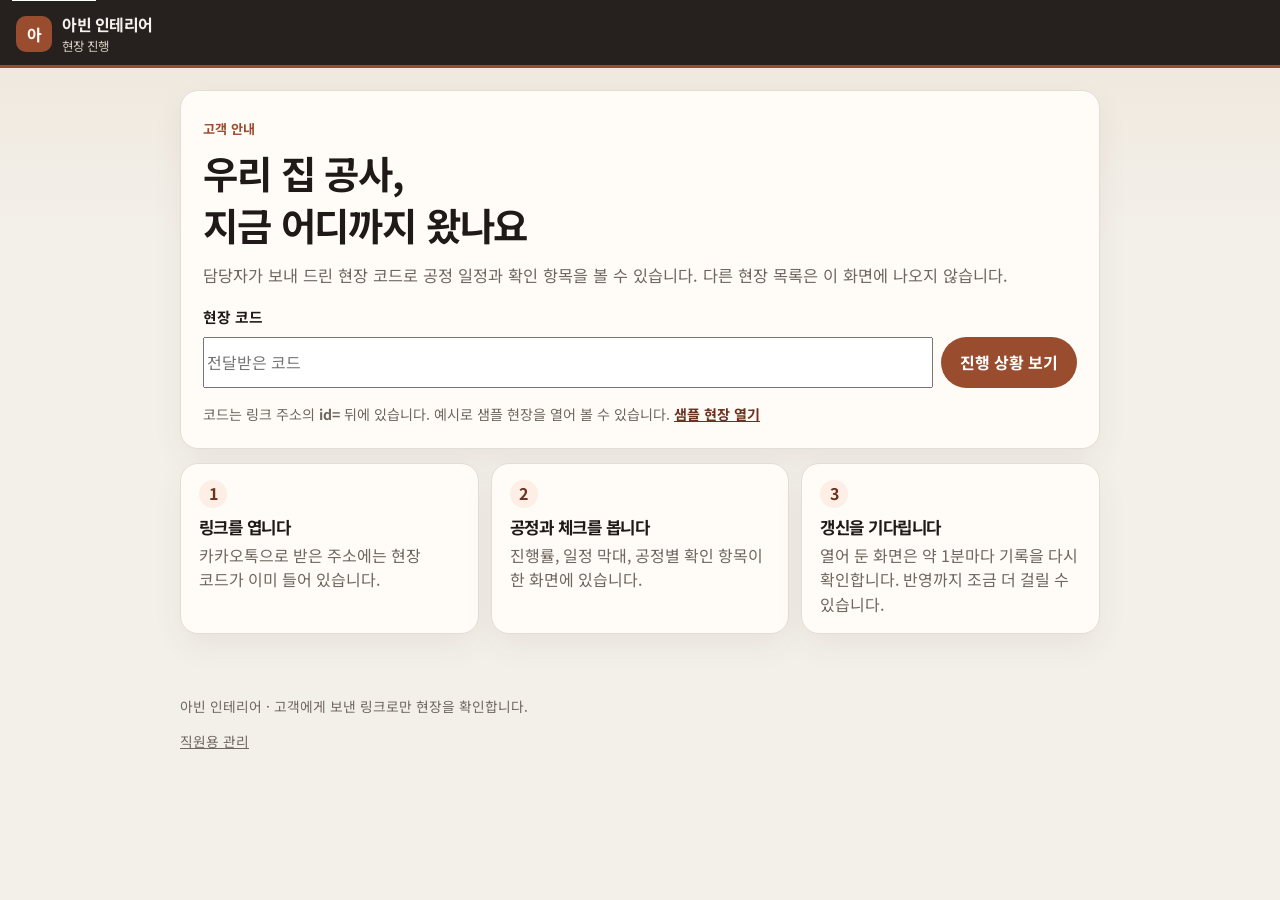
<file: index.html>
<!DOCTYPE html>
<html lang="ko">
<head>
  <meta charset="utf-8">
  <meta name="viewport" content="width=device-width, initial-scale=1, viewport-fit=cover">
  <meta name="theme-color" content="#1f1a17">
  <meta name="description" content="아빈 인테리어 현장 진행 상황. 담당자가 보내 드린 현장 코드로 공정과 체크리스트를 확인합니다.">
  <meta property="og:title" content="아빈 인테리어 현장 진행">
  <meta property="og:description" content="전달받은 현장 코드로 공사 진행 상황과 공정 체크리스트를 확인하세요.">
  <meta property="og:type" content="website">
  <title>아빈 인테리어 — 현장 진행</title>
  <link rel="icon" href="favicon.svg" type="image/svg+xml">
  <link rel="preconnect" href="https://fonts.googleapis.com">
  <link rel="preconnect" href="https://fonts.gstatic.com" crossorigin>
  <link href="https://fonts.googleapis.com/css2?family=Noto+Sans+KR:wght@400;500;700&display=swap" rel="stylesheet">
  <link rel="stylesheet" href="css/styles.css">
</head>
<body>
  <a class="skip" href="#main">본문으로</a>
  <header class="topbar">
    <a class="brand" href="index.html">
      <span class="brand-mark" aria-hidden="true">아</span>
      <span>
        <span class="brand-name">아빈 인테리어</span>
        <span class="brand-sub">현장 진행</span>
      </span>
    </a>
  </header>
  <main id="main" class="wrap">
    <section class="hero card">
      <p class="eyebrow">고객 안내</p>
      <h1>우리 집 공사,<br>지금 어디까지 왔나요</h1>
      <p class="lede">담당자가 보내 드린 현장 코드로 공정 일정과 확인 항목을 볼 수 있습니다. 다른 현장 목록은 이 화면에 나오지 않습니다.</p>
      <form class="lookup" action="site.html" method="get">
        <label for="site-id">현장 코드</label>
        <div class="lookup-row">
          <input id="site-id" name="id" required autocapitalize="none" autocorrect="off" spellcheck="false" autocomplete="off" pattern="[A-Za-z0-9][A-Za-z0-9-]{4,40}" placeholder="전달받은 코드">
          <button class="button" type="submit">진행 상황 보기</button>
        </div>
        <p class="hint">코드는 링크 주소의 <strong>id=</strong> 뒤에 있습니다. 예시로 샘플 현장을 열어 볼 수 있습니다. <a class="sample-link" href="site.html?id=k7m2q9xp4nwb">샘플 현장 열기</a></p>
      </form>
    </section>
    <section class="steps" aria-label="이용 방법">
      <article class="step card">
        <span>1</span>
        <h2>링크를 엽니다</h2>
        <p>카카오톡으로 받은 주소에는 현장 코드가 이미 들어 있습니다.</p>
      </article>
      <article class="step card">
        <span>2</span>
        <h2>공정과 체크를 봅니다</h2>
        <p>진행률, 일정 막대, 공정별 확인 항목이 한 화면에 있습니다.</p>
      </article>
      <article class="step card">
        <span>3</span>
        <h2>갱신을 기다립니다</h2>
        <p>열어 둔 화면은 약 1분마다 기록을 다시 확인합니다. 반영까지 조금 더 걸릴 수 있습니다.</p>
      </article>
    </section>
  </main>
  <footer class="footer">
    <p>아빈 인테리어 · 고객에게 보낸 링크로만 현장을 확인합니다.</p>
    <p><a href="admin.html">직원용 관리</a></p>
  </footer>
  <script>
    document.querySelector('.lookup').addEventListener('submit', function (event) {
      var input = document.getElementById('site-id');
      input.value = input.value.trim().toLowerCase();
    });
  </script>
</body>
</html>
</file>
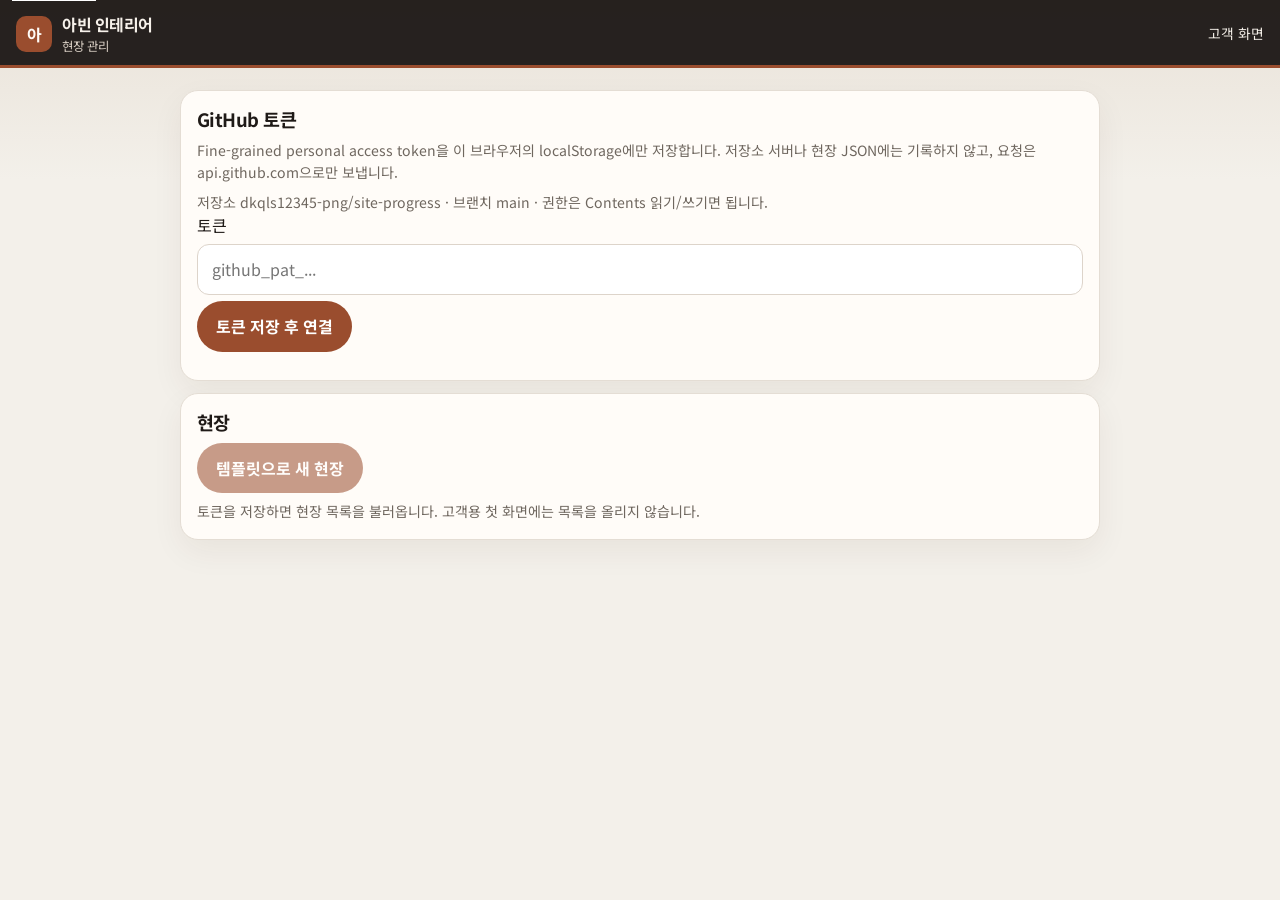
<file: admin.html>
<!DOCTYPE html>
<html lang="ko">
<head>
  <meta charset="utf-8">
  <meta name="viewport" content="width=device-width, initial-scale=1, viewport-fit=cover">
  <meta name="theme-color" content="#1f1a17">
  <meta name="robots" content="noindex, nofollow">
  <title>현장 관리 — 아빈 인테리어</title>
  <link rel="icon" href="favicon.svg" type="image/svg+xml">
  <link rel="preconnect" href="https://fonts.googleapis.com">
  <link rel="preconnect" href="https://fonts.gstatic.com" crossorigin>
  <link href="https://fonts.googleapis.com/css2?family=Noto+Sans+KR:wght@400;500;700&display=swap" rel="stylesheet">
  <link rel="stylesheet" href="css/styles.css">
</head>
<body class="admin">
  <a class="skip" href="#app">본문으로</a>
  <header class="topbar">
    <a class="brand" href="index.html">
      <span class="brand-mark" aria-hidden="true">아</span>
      <span>
        <span class="brand-name">아빈 인테리어</span>
        <span class="brand-sub">현장 관리</span>
      </span>
    </a>
    <a class="top-link" href="index.html">고객 화면</a>
  </header>
  <noscript class="noscript">관리 화면은 자바스크립트가 필요합니다.</noscript>
  <main id="app" class="wrap">
    <section id="token-slot"></section>
    <section id="panel"><p class="loading">관리 화면을 준비하는 중입니다…</p></section>
  </main>
  <dialog id="json-dialog">
    <form method="dialog">
      <button class="button secondary" value="close">닫기</button>
    </form>
    <pre class="json" id="json-view"></pre>
  </dialog>
  <script src="js/logic.js"></script>
  <script src="js/config.js"></script>
  <script src="js/admin.js"></script>
</body>
</html>
</file>
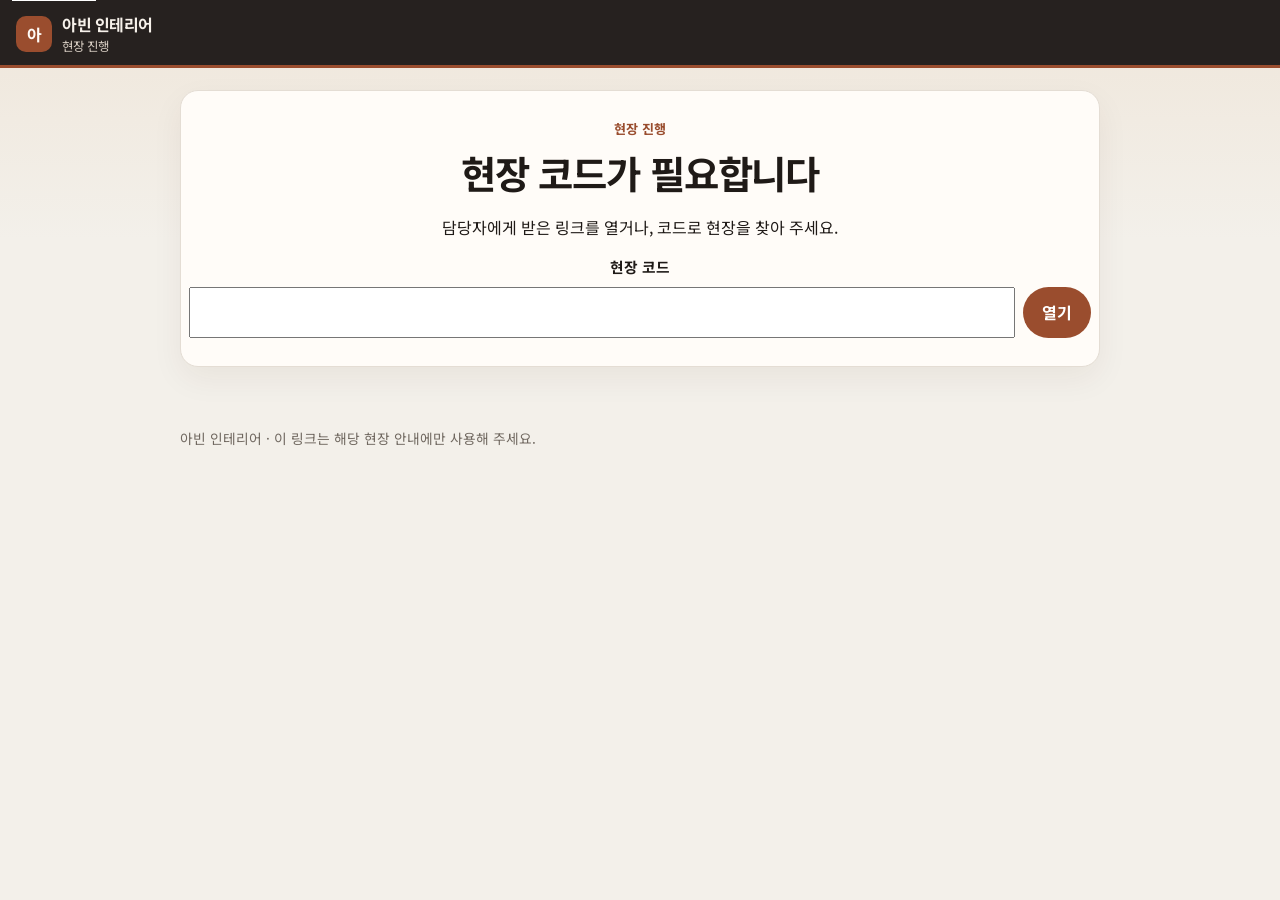
<file: site.html>
<!DOCTYPE html>
<html lang="ko">
<head>
  <meta charset="utf-8">
  <meta name="viewport" content="width=device-width, initial-scale=1, viewport-fit=cover">
  <meta name="theme-color" content="#1f1a17">
  <meta name="robots" content="noindex, nofollow">
  <meta name="description" content="아빈 인테리어 현장 진행 상황">
  <meta property="og:title" content="아빈 인테리어 현장 진행">
  <meta property="og:description" content="전달받은 링크로 공사 진행 상황과 공정 체크리스트를 확인하세요.">
  <meta property="og:type" content="website">
  <title>현장 진행 — 아빈 인테리어</title>
  <link rel="icon" href="favicon.svg" type="image/svg+xml">
  <link rel="preconnect" href="https://fonts.googleapis.com">
  <link rel="preconnect" href="https://fonts.gstatic.com" crossorigin>
  <link href="https://fonts.googleapis.com/css2?family=Noto+Sans+KR:wght@400;500;700&display=swap" rel="stylesheet">
  <link rel="stylesheet" href="css/styles.css">
</head>
<body>
  <a class="skip" href="#app">본문으로</a>
  <header class="topbar">
    <a class="brand" href="index.html">
      <span class="brand-mark" aria-hidden="true">아</span>
      <span>
        <span class="brand-name">아빈 인테리어</span>
        <span class="brand-sub">현장 진행</span>
      </span>
    </a>
  </header>
  <noscript class="noscript">이 화면은 자바스크립트가 필요합니다. 브라우저에서 스크립트를 허용해 주세요.</noscript>
  <main id="app" class="wrap">
    <p class="loading">현장을 불러오는 중입니다…</p>
  </main>
  <footer class="footer">
    <p>아빈 인테리어 · 이 링크는 해당 현장 안내에만 사용해 주세요.</p>
  </footer>
  <dialog id="lightbox">
    <form method="dialog">
      <button class="button secondary" value="close">닫기</button>
    </form>
    <img alt="">
  </dialog>
  <script src="js/logic.js"></script>
  <script src="js/config.js"></script>
  <script src="js/site.js"></script>
</body>
</html>
</file>
<file: css/styles.css>
:root {
  --bg: #f3f0ea;
  --bg-deep: #e7e0d6;
  --paper: #fffcf8;
  --ink: #1f1a17;
  --muted: #6f675f;
  --line: #e4ddd4;
  --accent: #9a4d2e;
  --accent-deep: #6e3320;
  --ok: #1d7a46;
  --ok-soft: #e7f5ec;
  --run-soft: #fdeee6;
  --wait: #8a8178;
  --wait-soft: #f3eee8;
  --warn: #8a5a12;
  --warn-soft: #f8efd8;
  --shadow: 0 12px 32px rgba(60, 40, 20, 0.06);
  --radius: 18px;
  --font: "Noto Sans KR", "Noto Sans CJK KR", "WenQuanYi Micro Hei", "Apple SD Gothic Neo", "Malgun Gothic", sans-serif;
  color-scheme: light;
}

* { box-sizing: border-box; }

html { scroll-behavior: smooth; }

body {
  margin: 0;
  min-height: 100vh;
  color: var(--ink);
  font-family: var(--font);
  font-size: 16px;
  line-height: 1.55;
  word-break: keep-all;
  background:
    linear-gradient(180deg, #efe6da 0%, var(--bg) 240px);
}

body.admin {
  background:
    linear-gradient(180deg, #e9e2d8 0%, var(--bg) 180px);
}

img { max-width: 100%; display: block; }

button, input, textarea, select { font: inherit; color: inherit; }

button { cursor: pointer; }

a { color: var(--accent-deep); }

:focus-visible {
  outline: 2px solid var(--accent);
  outline-offset: 2px;
}

::selection { background: #f0d2c4; }

.skip {
  position: absolute;
  left: 12px;
  top: -40px;
  background: white;
  padding: 8px 12px;
  z-index: 50;
}

.skip:focus { top: 12px; }

.topbar {
  position: sticky;
  top: 0;
  z-index: 20;
  display: flex;
  align-items: center;
  justify-content: space-between;
  gap: 12px;
  padding: calc(12px + env(safe-area-inset-top)) 16px 12px;
  background: rgba(31, 26, 23, 0.96);
  color: #f6f1ea;
  box-shadow: inset 0 -3px 0 var(--accent);
}

.brand {
  display: flex;
  align-items: center;
  gap: 10px;
  color: inherit;
  text-decoration: none;
}

.brand-mark {
  width: 36px;
  height: 36px;
  display: grid;
  place-items: center;
  border-radius: 10px;
  background: var(--accent);
  color: #fffaf6;
  font-weight: 700;
}

.brand-name, .brand-sub { display: block; }

.brand-name { font-weight: 700; letter-spacing: -0.03em; }

.brand-sub {
  color: #d9cfc4;
  font-size: 0.78rem;
}

.top-link {
  color: #f6f1ea;
  font-size: 0.86rem;
  text-decoration: none;
  border-bottom: 1px solid transparent;
}

.top-link:hover { border-bottom-color: #f6f1ea; }

.wrap {
  width: min(920px, calc(100% - 28px));
  margin: 0 auto;
  padding: 22px 0 48px;
}

.card {
  background: var(--paper);
  border: 1px solid var(--line);
  border-radius: var(--radius);
  box-shadow: var(--shadow);
}

.hero { padding: 28px 22px 22px; }

.eyebrow {
  margin: 0 0 8px;
  color: var(--accent);
  font-size: 0.82rem;
  font-weight: 700;
}

h1, h2, h3 { letter-spacing: -0.03em; line-height: 1.35; }

h1 { margin: 0 0 12px; font-size: clamp(1.7rem, 5vw, 2.4rem); }

.lede { margin: 0 0 18px; color: var(--muted); font-size: 1.02rem; }

.lookup { display: grid; gap: 8px; }

.lookup label { font-weight: 700; font-size: 0.92rem; }

.lookup-row, .inline-form { display: flex; gap: 8px; flex-wrap: wrap; }

input[type="text"], input[type="password"], input[type="date"], input[type="url"], textarea {
  width: 100%;
  border: 1px solid #ddd4ca;
  background: #fff;
  border-radius: 12px;
  padding: 12px 14px;
  font-size: 16px;
}

textarea { min-height: 88px; resize: vertical; }

.lookup input { flex: 1 1 220px; }

.button, button.button {
  appearance: none;
  border: 1px solid transparent;
  background: var(--accent);
  color: white;
  border-radius: 999px;
  padding: 12px 18px;
  font-weight: 700;
  text-decoration: none;
  display: inline-flex;
  align-items: center;
  justify-content: center;
  gap: 6px;
  min-height: 44px;
}

.button:hover { background: var(--accent-deep); }

.button.secondary {
  background: transparent;
  color: var(--ink);
  border-color: #d9d0c6;
}

.button.secondary:hover { background: #f7f2ec; }

.button.danger { background: #8d2f2f; }

.button.danger:hover { background: #6f2424; }

.button:disabled { opacity: 0.55; cursor: not-allowed; }

.hint { margin: 8px 0 0; color: var(--muted); font-size: 0.88rem; }

.sample-link { font-weight: 700; }

.steps {
  display: grid;
  gap: 12px;
  margin-top: 14px;
}

.step {
  padding: 16px 16px 16px 18px;
}

.step span {
  display: inline-grid;
  place-items: center;
  width: 28px;
  height: 28px;
  border-radius: 50%;
  background: var(--run-soft);
  color: var(--accent-deep);
  font-weight: 700;
  margin-bottom: 8px;
}

.step h2 { margin: 0 0 4px; font-size: 1.05rem; }

.step p { margin: 0; color: var(--muted); }

.footer {
  width: min(920px, calc(100% - 28px));
  margin: 0 auto 28px;
  color: var(--muted);
  font-size: 0.86rem;
}

.footer a { color: var(--muted); }

.banner {
  margin: 0 0 12px;
  padding: 12px 14px;
  border-radius: 12px;
  background: var(--warn-soft);
  color: var(--warn);
  border: 1px solid #ead7a4;
}

.summary {
  display: grid;
  gap: 8px;
  justify-items: center;
  text-align: center;
  padding: 22px 18px;
}

.site-title { margin: 0; font-size: clamp(1.45rem, 4vw, 2rem); }

.chips { display: flex; flex-wrap: wrap; gap: 6px; justify-content: center; margin-top: 10px; }

.chip, .pill {
  display: inline-flex;
  align-items: center;
  border-radius: 999px;
  padding: 4px 10px;
  font-size: 0.82rem;
  font-weight: 700;
  background: var(--wait-soft);
  color: var(--ink);
}

.pill.wait { background: var(--wait-soft); color: var(--wait); }
.pill.run { background: var(--run-soft); color: var(--accent-deep); }
.pill.done { background: var(--ok-soft); color: var(--ok); }

.ring-wrap {
  position: relative;
  width: 132px;
  height: 132px;
  margin: 8px 0;
}

.ring { width: 132px; height: 132px; }

.ring-track, .ring-value { fill: none; stroke-width: 8; }

.ring-track { stroke: #efe6dc; }

.ring-value {
  stroke: var(--accent);
  stroke-linecap: round;
  transform-origin: 60px 60px;
  transform: rotate(-90deg);
}

.ring-label {
  position: absolute;
  inset: 0;
  display: grid;
  place-items: center;
  align-content: center;
}

.ring-label strong {
  font-size: 1.7rem;
  letter-spacing: -0.04em;
  line-height: 1;
}

.ring-label span { color: var(--muted); font-size: 0.78rem; }

.counts { margin: 4px 0; color: var(--muted); }

.now { margin-top: 12px; padding: 16px 18px; }

.now h2 { margin: 0 0 4px; font-size: 1.2rem; }

.now p { margin: 0; color: var(--muted); }

.meta-grid {
  display: grid;
  grid-template-columns: 1fr 1fr;
  gap: 10px;
  margin-top: 12px;
}

.meta-grid div {
  padding: 12px;
  border-radius: 14px;
  background: #faf7f3;
  border: 1px solid var(--line);
}

.meta-grid dt { color: var(--muted); font-size: 0.78rem; }

.meta-grid dd { margin: 2px 0 0; font-weight: 700; }

.section-head {
  display: flex;
  justify-content: space-between;
  gap: 12px;
  align-items: end;
  margin: 22px 0 10px;
}

.section-head h2 { margin: 0; font-size: 1.25rem; }

.legend { display: flex; gap: 12px; list-style: none; padding: 0; margin: 0; color: var(--muted); font-size: 0.82rem; }

.legend i {
  display: inline-block;
  width: 14px;
  height: 8px;
  border-radius: 99px;
  margin-right: 4px;
}

.swatch.planned { background: #ddcfc3; }
.swatch.actual { background: var(--accent); }
.swatch.today { background: var(--ink); width: 3px; height: 12px; vertical-align: -2px; }

.scale, .process { padding: 14px 14px 12px; }

.scale { margin-bottom: 10px; }

.scale-labels { position: relative; height: 22px; font-size: 0.78rem; color: var(--muted); }

.scale-labels span { position: absolute; transform: translateX(-10%); }

.track {
  position: relative;
  height: 16px;
  border-radius: 999px;
  background: #f1ebe4;
  overflow: hidden;
}

.bar {
  position: absolute;
  top: 0;
  bottom: 0;
  border-radius: 999px;
  min-width: 4px;
}

.bar.planned { background: #ddcfc3; }

.bar.actual { top: 3px; bottom: 3px; background: var(--accent); }

.process.is-done .bar.actual { background: var(--ok); }

.today-line {
  position: absolute;
  top: 0;
  bottom: 0;
  width: 2px;
  background: var(--ink);
}

.process { margin-bottom: 10px; border-left: 4px solid var(--wait); }

.process.is-run, .process.is-current { border-left-color: var(--accent); background: linear-gradient(180deg, #fff8f4 0%, var(--paper) 72px); }

.process.is-done { border-left-color: var(--ok); }

.process-toggle {
  width: 100%;
  display: flex;
  align-items: center;
  gap: 8px;
  padding: 0;
  border: 0;
  background: transparent;
  text-align: left;
  min-height: 44px;
}

.process-index { color: var(--muted); font-variant-numeric: tabular-nums; font-size: 0.82rem; }

.process-name { font-weight: 700; font-size: 1.05rem; flex: 1; }

.chevron {
  width: 10px;
  height: 10px;
  border-right: 2px solid var(--muted);
  border-bottom: 2px solid var(--muted);
  transform: rotate(45deg);
  margin-right: 6px;
}

.process.is-open .chevron { transform: rotate(225deg); margin-top: 6px; }

.process-meta {
  display: grid;
  gap: 2px;
  margin: 4px 0 8px;
  color: var(--muted);
  font-size: 0.9rem;
}

.process-meta p { margin: 0; }

.slip { color: var(--warn); font-weight: 700; }

.check-count { margin: 8px 0 0; font-size: 0.86rem; color: var(--muted); }

.process-body { padding-top: 8px; }

.notes {
  white-space: pre-wrap;
  overflow-wrap: anywhere;
  margin: 8px 0;
}

.checks { list-style: none; padding: 0; margin: 8px 0 0; }

.check {
  display: grid;
  grid-template-columns: 22px 1fr;
  gap: 8px;
  padding: 8px 0;
  border-top: 1px solid var(--line);
}

.box {
  width: 18px;
  height: 18px;
  margin-top: 2px;
  border: 1.5px solid #b7aea4;
  border-radius: 5px;
  background: white;
}

.check.is-done .box {
  background: var(--ok);
  border-color: var(--ok);
  box-shadow: inset 0 0 0 2px white;
}

.check-label { margin: 0; font-weight: 600; }

.check.is-done .check-label { color: #3f5d49; }

.check-meta { margin: 2px 0 0; color: var(--muted); font-size: 0.84rem; }

.photos { display: flex; gap: 8px; overflow-x: auto; padding-bottom: 4px; }

.photo {
  border: 0;
  padding: 0;
  background: transparent;
  border-radius: 12px;
  overflow: hidden;
  flex: 0 0 180px;
}

.photo img { width: 180px; height: 135px; object-fit: cover; background: #f4efe8; }

.photo-missing {
  display: grid;
  place-items: center;
  width: 180px;
  height: 90px;
  background: var(--wait-soft);
  color: var(--muted);
  font-size: 0.82rem;
  text-align: center;
  padding: 8px;
}

.live {
  display: flex;
  flex-wrap: wrap;
  gap: 8px 14px;
  align-items: center;
  justify-content: space-between;
  margin-top: 16px;
  color: var(--muted);
  font-size: 0.86rem;
}

.live p { margin: 0; }

.empty, .loading { padding: 28px 8px; text-align: center; }

.noscript {
  width: min(920px, calc(100% - 28px));
  margin: 16px auto;
  padding: 12px 14px;
  background: var(--warn-soft);
  border-radius: 12px;
}

dialog {
  border: 0;
  padding: 12px;
  background: transparent;
  max-width: min(960px, calc(100vw - 24px));
}

dialog::backdrop { background: rgba(20, 16, 12, 0.76); }

dialog img { max-height: 78vh; margin: 0 auto; border-radius: 12px; background: white; }

dialog .button { margin: 0 auto 8px; }

.sr {
  position: absolute;
  width: 1px;
  height: 1px;
  padding: 0;
  margin: -1px;
  overflow: hidden;
  clip: rect(0, 0, 0, 0);
  border: 0;
}

.token-card, .panel { padding: 16px; margin-bottom: 12px; }

.token-card h2, .panel h2 { margin: 0 0 8px; font-size: 1.15rem; }

.field { display: grid; gap: 6px; margin-bottom: 12px; }

.field span, .date-grid label span { font-size: 0.84rem; font-weight: 700; }

.date-grid {
  display: grid;
  grid-template-columns: 1fr 1fr;
  gap: 8px;
}

.date-grid label { display: grid; gap: 4px; font-size: 0.84rem; }

.actions, .savebar { display: flex; flex-wrap: wrap; gap: 8px; }

.savebar {
  position: sticky;
  bottom: 0;
  padding: 12px 0 calc(12px + env(safe-area-inset-bottom));
  background: linear-gradient(180deg, rgba(243, 240, 234, 0), var(--bg) 28%);
}

.segment { display: flex; border: 1px solid var(--line); border-radius: 999px; overflow: hidden; background: white; }

.segment button {
  flex: 1;
  border: 0;
  background: transparent;
  min-height: 40px;
  font-weight: 700;
}

.segment button.is-selected[data-status="대기"] { background: var(--wait); color: white; }
.segment button.is-selected[data-status="진행중"] { background: var(--accent); color: white; }
.segment button.is-selected[data-status="완료"] { background: var(--ok); color: white; }

.edit-process { padding: 14px; margin-bottom: 12px; }

.edit-process h3 { margin: 0 0 10px; font-size: 1.05rem; }

.check-edit { list-style: none; padding: 0; margin: 0; }

.check-row {
  display: grid;
  grid-template-columns: 28px 1fr;
  gap: 8px;
  padding: 10px 0;
  border-top: 1px solid var(--line);
}

.check-row input[type="checkbox"] { width: 20px; height: 20px; margin-top: 12px; }

.check-fields { display: grid; gap: 6px; }

.site-row {
  display: grid;
  gap: 6px;
  padding: 12px 0;
  border-top: 1px solid var(--line);
}

.site-row h3 { margin: 0; font-size: 1rem; }

.link-box {
  overflow-wrap: anywhere;
  word-break: break-all;
  background: #faf7f3;
  border-radius: 10px;
  padding: 8px 10px;
  font-size: 0.84rem;
}

.flash { margin: 0 0 12px; padding: 10px 12px; border-radius: 12px; }

.flash.ok { background: var(--ok-soft); color: #145c32; }

.flash.error { background: #fde8e8; color: #8d2f2f; }

.checkbox-line { display: flex; gap: 8px; align-items: center; font-weight: 700; }

pre.json {
  white-space: pre-wrap;
  overflow: auto;
  max-height: 60vh;
  background: #1f1a17;
  color: #f6f1ea;
  padding: 12px;
  border-radius: 12px;
  font-size: 0.78rem;
}

.row-actions { display: flex; flex-wrap: wrap; gap: 8px; }

@media (min-width: 720px) {
  .steps { grid-template-columns: repeat(3, 1fr); }
  .summary {
    grid-template-columns: 148px 1fr;
    justify-items: start;
    text-align: left;
    align-items: center;
  }
  .chips, .summary .chips { justify-content: flex-start; }
  .process-meta { grid-template-columns: 1fr 1fr auto; align-items: center; }
  .meta-grid { grid-template-columns: repeat(4, 1fr); }
  .check-fields { grid-template-columns: 1.4fr 0.8fr 1fr auto; align-items: center; }
}

@media (prefers-reduced-motion: reduce) {
  html { scroll-behavior: auto; }
  .process.is-current { background: var(--paper); }
}

@media print {
  .topbar, .footer, .live, .button { display: none !important; }
  body { background: white; }
  .process-body { display: block !important; }
  .card { box-shadow: none; }
}
</file>
